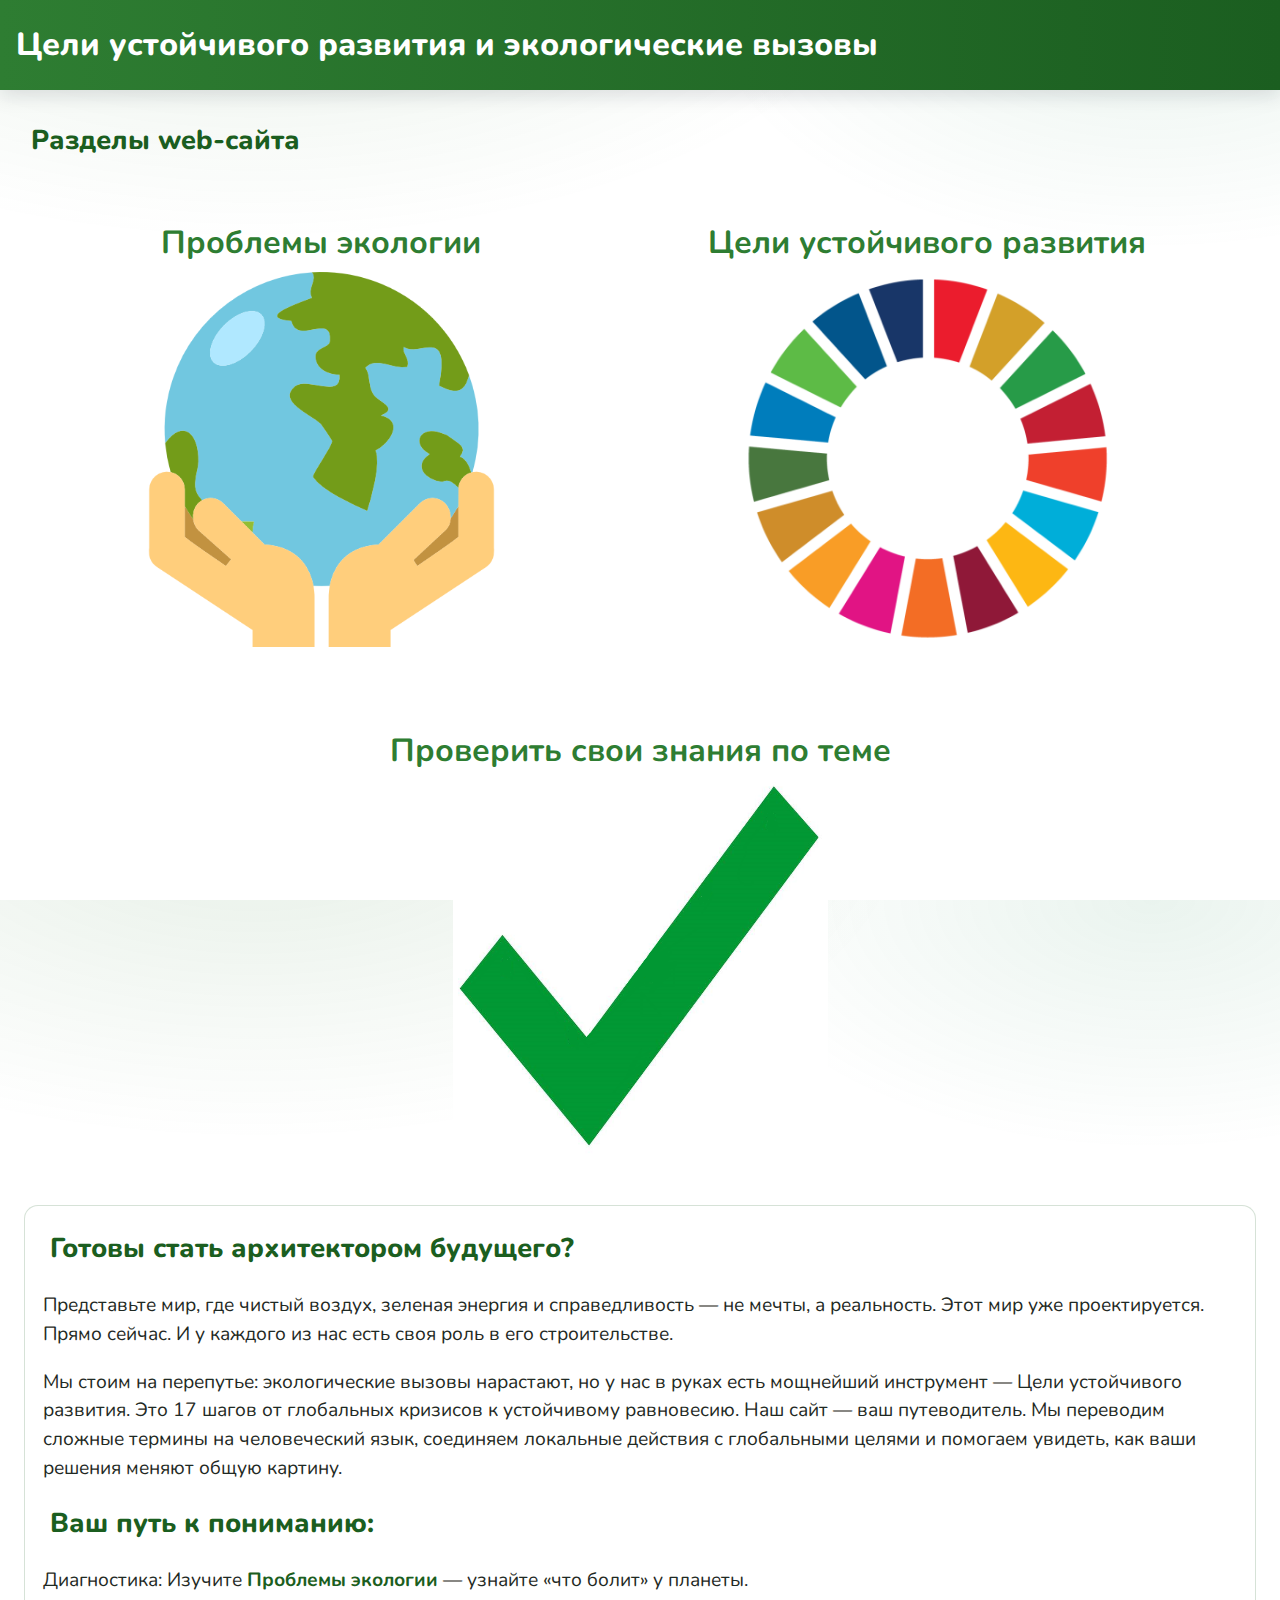
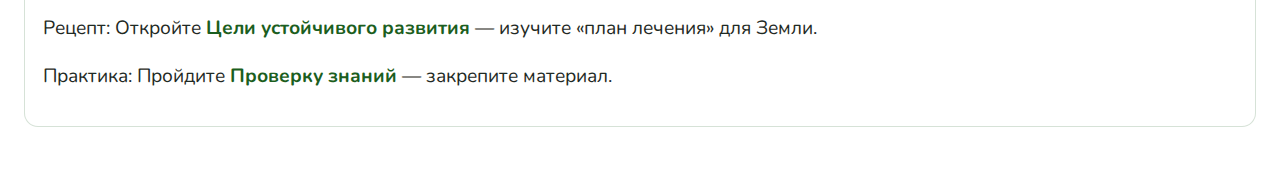
<file: index.html>
<!DOCTYPE html>
<html lang="ru">
<head>
  <meta charset="UTF-8" />
  <meta name="viewport" content="width=device-width, initial-scale=1.0" />
  <title>Цели устойчивого развития и экологические вызовы</title>
  <link rel="preconnect" href="https://fonts.googleapis.com" />
  <link rel="preconnect" href="https://fonts.gstatic.com" crossorigin />
  <link href="https://fonts.googleapis.com/css2?family=Nunito:wght@400;600;700;800&display=swap" rel="stylesheet" />
  <link rel="stylesheet" href="styles.css" />
  <script src="script.js" defer></script>
</head>
<body>
  <header class="index-header">
    <h1 class ='title'>Цели устойчивого развития и экологические вызовы</h1>   
  </header>
  <main>
    <h3>Разделы web-сайта</h3>
    <nav>
  <ul id="site-menu">
    <li><a href="issues.html">Проблемы экологии
    <img src="images/issues-logo.png" class="menu-image">
    </a>
    </li>
    <li><a href="goals.html">Цели устойчивого развития
    <img src="images/goals-logo.png" class="menu-image"></a></li>
    <li><a href="test.html">Проверить свои знания по теме
    <img src="images/checkmark.png" class="menu-image"></a></li>
  </ul>
</nav>
<section>
<h3>Готовы стать архитектором будущего?</h3>
<p>Представьте мир, где чистый воздух, 
  зеленая энергия и справедливость — не мечты, а реальность. Этот мир уже проектируется. 
  Прямо сейчас. И у каждого из нас есть своя роль в его строительстве.</p>
<p>Мы стоим на перепутье: экологические вызовы нарастают, 
  но у нас в руках есть мощнейший инструмент — Цели устойчивого развития. 
  Это 17 шагов от глобальных кризисов к устойчивому равновесию. 
  Наш сайт — ваш путеводитель. Мы переводим сложные термины на человеческий язык, 
  соединяем локальные действия с глобальными целями и помогаем увидеть, 
  как ваши решения меняют общую картину.</p>
<h3>Ваш путь к пониманию:</h3>
<div>
  <p>Диагностика: Изучите <strong>Проблемы экологии</strong> — узнайте «что болит» у планеты.</p>
  <p>Рецепт: Откройте <strong>Цели устойчивого развития</strong> — изучите «план лечения» для Земли.</p>
  <p>Практика: Пройдите <strong>Проверку знаний</strong> — закрепите материал.</p>
</ul>
</div>
</section>
  </main>
</body>
</html>
</file>
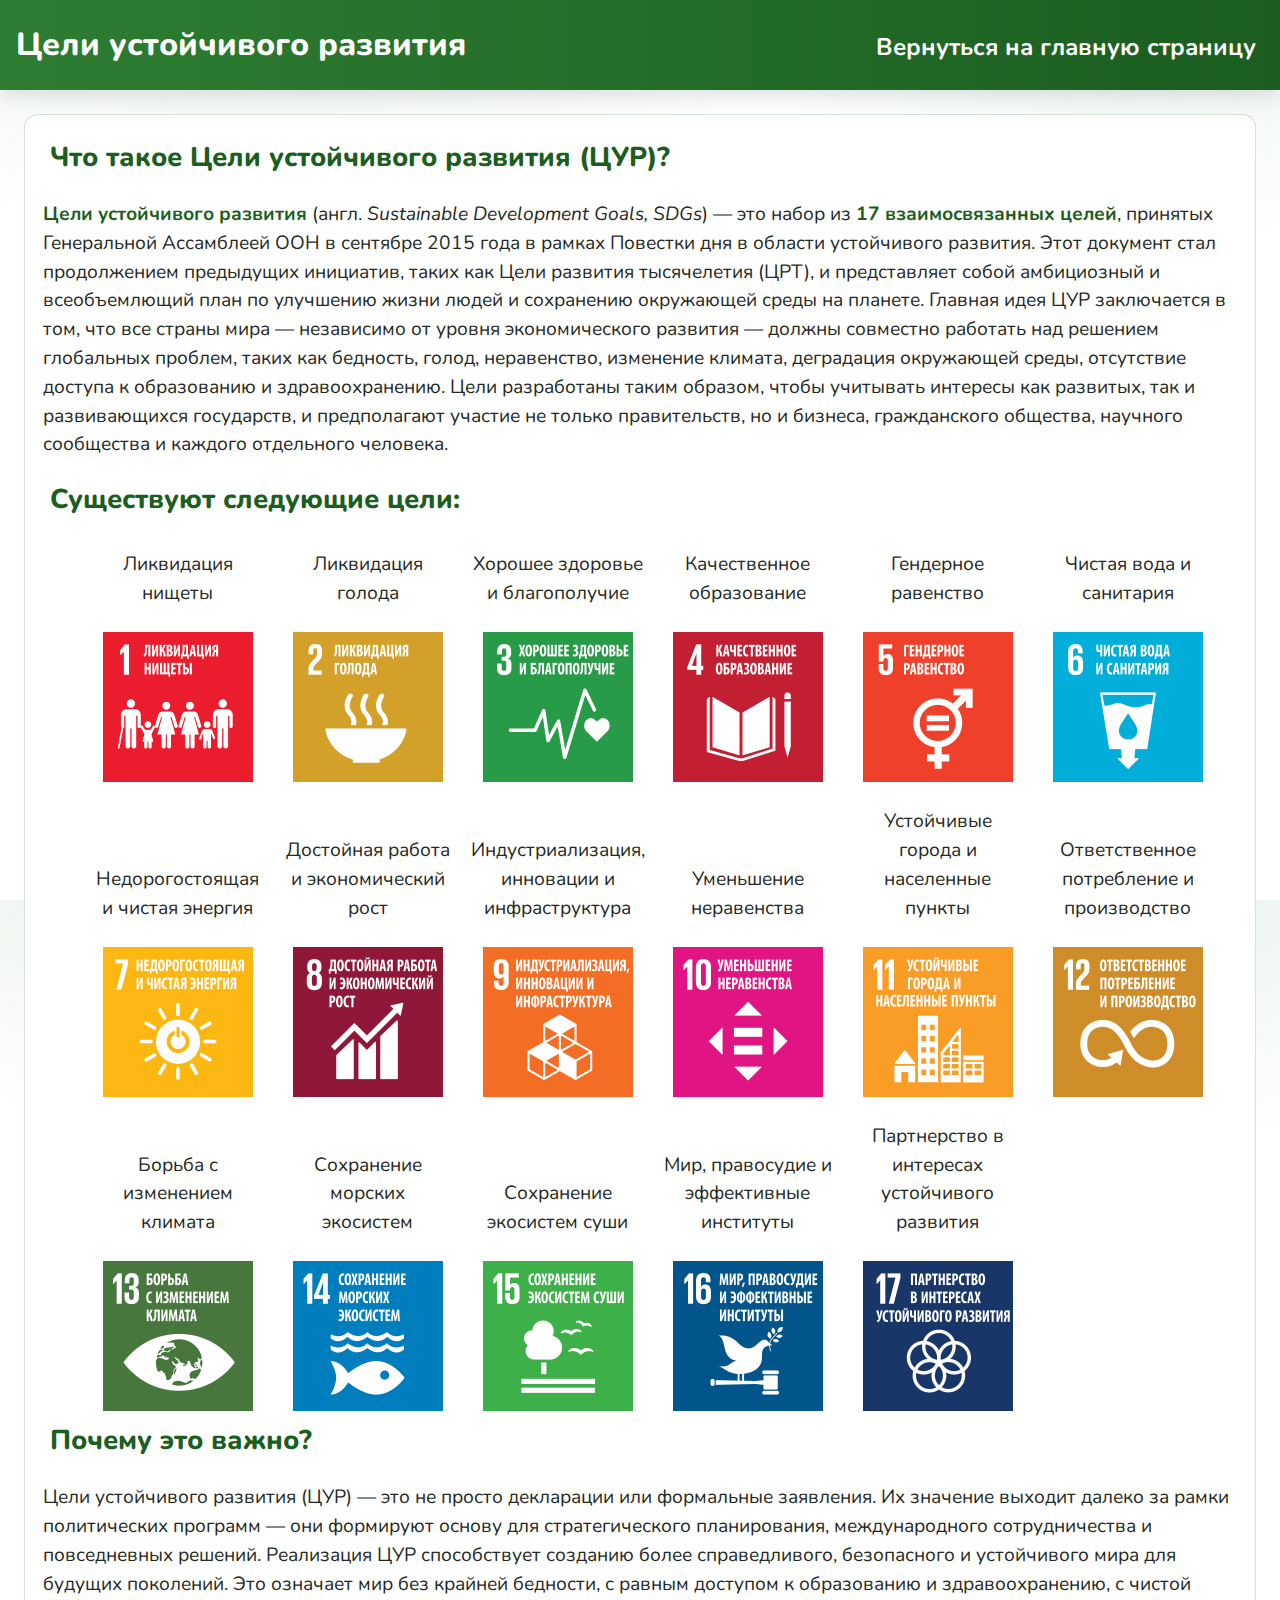
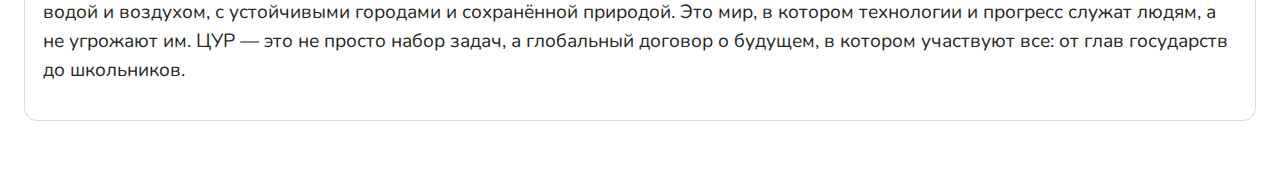
<file: goals.html>
<!DOCTYPE html>
<html lang="en">
<head>
    <meta charset="UTF-8">
    <meta name="viewport" content="width=device-width, initial-scale=1.0">
    <title>Цели устойчивого развития</title>
    <link rel="preconnect" href="https://fonts.googleapis.com" />
    <link rel="preconnect" href="https://fonts.gstatic.com" crossorigin />
    <link href="https://fonts.googleapis.com/css2?family=Nunito:wght@400;600;700;800&display=swap" rel="stylesheet" />
    <link rel="stylesheet" href="styles.css" />
    <script src="script.js" defer></script>
</head>
<body>
    
    <header>
    <h1 class ='title'>Цели устойчивого развития</h1>
    <a href="index.html" class="header-a">Вернуться на главную страницу</a>
    </header>
    <main>
    <section id='goals'>
      <h3 >Что такое Цели устойчивого развития (ЦУР)?</h3>
      <p>
          <strong>Цели устойчивого развития</strong> (англ. <em>Sustainable Development Goals, SDGs</em>)
          — это набор из <strong>17 взаимосвязанных целей</strong>, принятых Генеральной Ассамблеей ООН 
          в сентябре 2015 года в рамках Повестки дня в области устойчивого развития. Этот документ стал 
          продолжением предыдущих инициатив, таких как Цели развития тысячелетия (ЦРТ), и представляет 
          собой амбициозный и всеобъемлющий план по улучшению жизни людей и сохранению окружающей среды
          на планете.
          Главная идея ЦУР заключается в том, что все страны мира — 
          независимо от уровня экономического развития — должны 
          совместно работать над решением глобальных проблем, таких как бедность,
          голод, неравенство, изменение климата, деградация окружающей среды, 
          отсутствие доступа к образованию и здравоохранению. Цели разработаны таким образом, 
          чтобы учитывать интересы как развитых, так и развивающихся государств, и предполагают
          участие не только правительств, но и бизнеса, гражданского общества, научного сообщества
          и каждого отдельного человека.
      </p>
      <h3>Существуют следующие цели:</h3>
      <ul>       
        <li><p>Ликвидация нищеты</p><img src="images/1-end-poverty.png"></li>
        <li><p>Ликвидация голода</p><img src="images/2-end-hunger.png"></li>
        <li><p>Хорошее здоровье и благополучие</p><img src="images/3-well-being.png"></li>
        <li><p>Качественное образование</p><img src="images/4-education.png"></li>
        <li><p>Гендерное равенство</p><img src="images/5-gender-equality.png"></li>
        <li><p>Чистая вода и санитария</p><img src="images/6-water-and-sanitation.png"></li>
        <li><p>Недорогостоящая и чистая энергия</p><img src="images/7-energy.png"></li>
        <li><p>Достойная работа и экономический рост</p><img src="images/8-work.png"></li>
        <li><p>Индустриализация, инновации и инфраструктура</p> <img src="images/9-innovation.png"></li>
        <li><p>Уменьшение неравенства</p> <img src="images/10-reducting-inequality.png"></li>
        <li><p>Устойчивые города и населенные пункты</p> <img src="images/11-citites-and-communities.png"></li>
        <li><p>Ответственное потребление и производство</p> <img src="images/12-consumption-and-production-patterns.png"></li>
        <li><p>Борьба с изменением климата</p> <img src="images/13-combate-climate-change.png"></li>
        <li><p>Сохранение морских экосистем</p> <img src="images/14-oceans-and-seas.png"></li>
        <li><p>Сохранение экосистем суши</p> <img src="images/15-terrestrial-ecosystems.png"></li>
        <li><p>Мир, правосудие и эффективные институты</p><img src="images/16-peace-and-justice.png"></li>
        <li><p>Партнерство в интересах устойчивого развития</p> <img src="images/17-partnership.png"></li>
      </ul>
      <h3>Почему это важно?</h3>
        <p>
         Цели устойчивого развития (ЦУР) — это не просто декларации или формальные заявления.
         Их значение выходит далеко за рамки политических программ — они формируют основу 
         для стратегического планирования, международного сотрудничества и повседневных решений.
         Реализация ЦУР способствует созданию более справедливого, 
         безопасного и устойчивого мира для будущих поколений. Это означает мир без крайней бедности,
         с равным доступом к образованию и здравоохранению, с чистой водой и воздухом,
         с устойчивыми городами и сохранённой природой. 
         Это мир, в котором технологии и прогресс служат людям, а не угрожают им.   
         ЦУР — это не просто набор задач, 
         а глобальный договор о будущем, в котором участвуют все: от глав государств до школьников.</p>
  </section>
  </main>

</body>
</html>
</file>
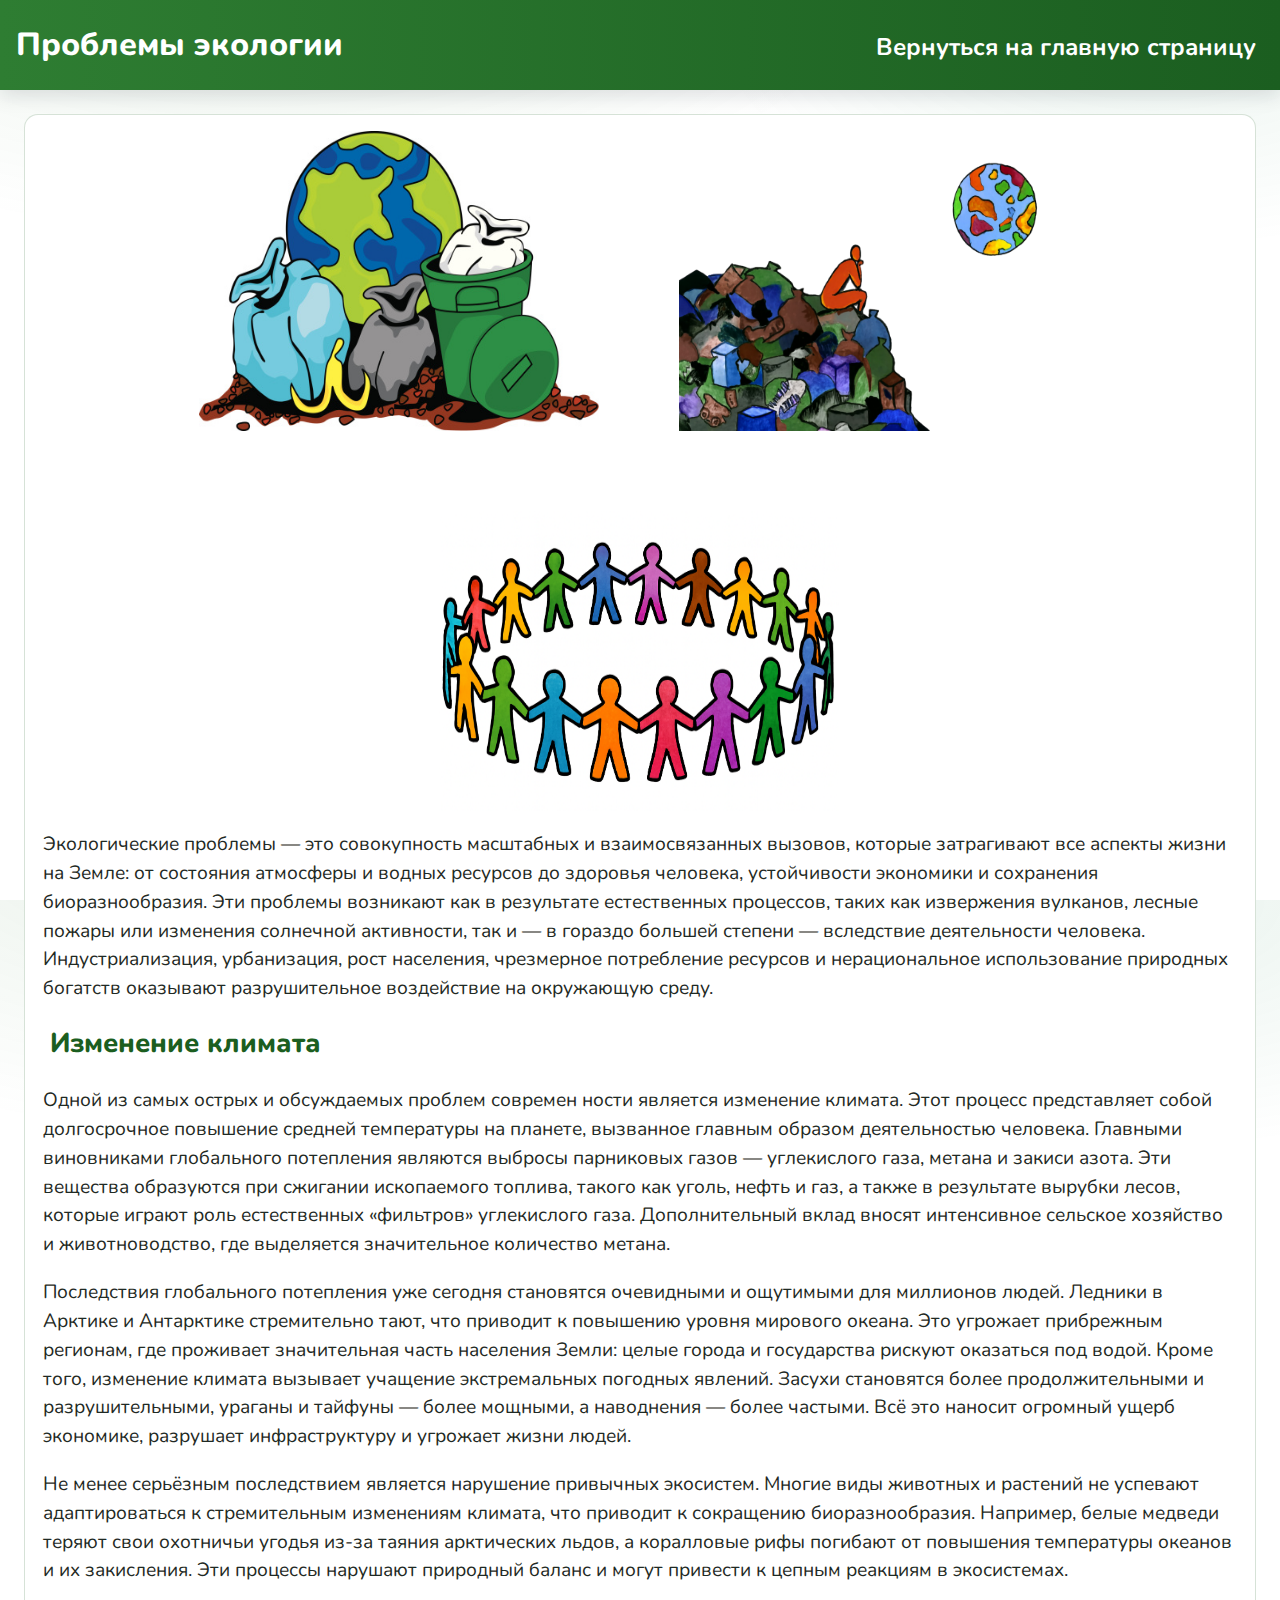
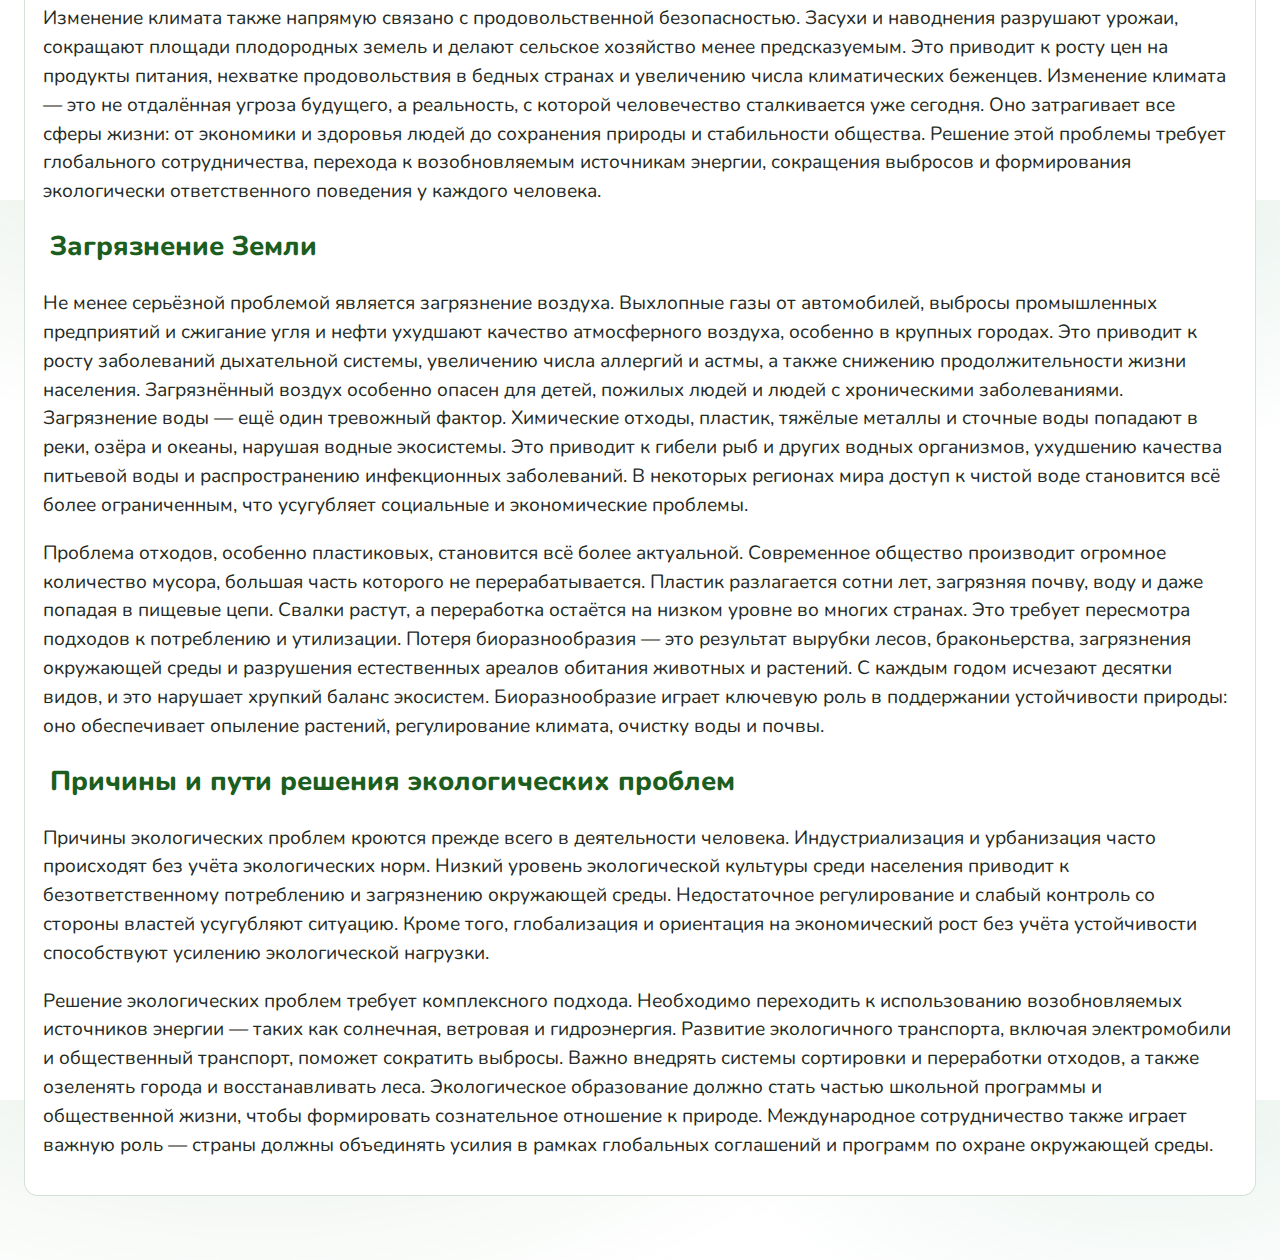
<file: issues.html>
<!DOCTYPE html>
<html lang="en">
<head>
    <meta charset="UTF-8">
    <meta name="viewport" content="width=device-width, initial-scale=1.0">
    <title>Проблемы экологии</title>
    <link rel="preconnect" href="https://fonts.googleapis.com" />
    <link rel="preconnect" href="https://fonts.gstatic.com" crossorigin />
    <link href="https://fonts.googleapis.com/css2?family=Nunito:wght@400;600;700;800&display=swap" rel="stylesheet" />
    <link rel="stylesheet" href="styles.css" />
    <script src="script.js" defer></script>
</head>
<body>
    <header>
    <h1 class ='title'>Проблемы экологии</h1>
    <a href="index.html" class="header-a">Вернуться на главную страницу</a>
    </header>
  <main>
    <section id="issues"> 
      <div class="image-container">
        <img src="images/earth.jpg" class="image">
        <img src="images/trash.png" class="image">
        <img src="images/solutions.png" class="image">
      </div>   
      <div>
    <p>Экологические проблемы — это совокупность масштабных и взаимосвязанных вызовов, 
      которые затрагивают все аспекты жизни на Земле: от состояния атмосферы и водных ресурсов
       до здоровья человека, устойчивости экономики и сохранения биоразнообразия. Эти проблемы 
       возникают как в результате естественных процессов, таких как извержения вулканов, лесные 
       пожары или изменения солнечной активности, так и — в гораздо большей степени — вследствие 
       деятельности человека. Индустриализация, урбанизация, рост населения, чрезмерное потребление 
       ресурсов и нерациональное использование природных богатств оказывают разрушительное воздействие
        на окружающую среду.</p>
  </div>
  <div>
    <h3>Изменение климата</h3>
    
    <p>Одной из самых острых и обсуждаемых проблем современ
      ности является изменение климата. Этот процесс представляет собой долгосрочное повышение 
      средней температуры на планете, вызванное главным образом деятельностью человека. 
      Главными виновниками глобального потепления являются выбросы парниковых газов — 
      углекислого газа, метана и закиси азота. Эти вещества образуются при сжигании ископаемого
      топлива, такого как уголь, нефть и газ, а также в результате вырубки лесов, которые играют 
      роль естественных «фильтров» углекислого газа. Дополнительный вклад вносят интенсивное
      сельское хозяйство и животноводство, где выделяется значительное количество метана.</p>
<p>Последствия глобального потепления уже сегодня становятся очевидными и ощутимыми для миллионов 
  людей. Ледники в Арктике и Антарктике стремительно тают, что приводит к повышению уровня мирового 
  океана. Это угрожает прибрежным регионам, где проживает значительная часть населения Земли: целые 
  города и государства рискуют оказаться под водой. Кроме того, изменение климата вызывает учащение 
  экстремальных погодных явлений. Засухи становятся более продолжительными и разрушительными, ураганы и
  тайфуны — более мощными, а наводнения — более частыми. Всё это наносит огромный ущерб экономике, 
  разрушает инфраструктуру и угрожает жизни людей.</p>
<p>Не менее серьёзным последствием является нарушение привычных экосистем. 
  Многие виды животных и растений не успевают адаптироваться к стремительным изменениям климата, 
  что приводит к сокращению биоразнообразия. Например, белые медведи теряют свои охотничьи угодья 
  из-за таяния арктических льдов, а коралловые рифы погибают от повышения температуры океанов и их 
  закисления. Эти процессы нарушают природный баланс и могут привести к цепным реакциям в экосистемах.</p>
<p>Изменение климата также напрямую связано с продовольственной безопасностью. 
  Засухи и наводнения разрушают урожаи, сокращают площади плодородных земель и делают
  сельское хозяйство менее предсказуемым. Это приводит к росту цен на продукты питания,
  нехватке продовольствия в бедных странах и увеличению числа климатических беженцев.
  Изменение климата — это не отдалённая угроза будущего, а реальность, 
  с которой человечество сталкивается уже сегодня. Оно затрагивает все сферы 
  жизни: от экономики и здоровья людей до сохранения природы и стабильности общества.
  Решение этой проблемы требует глобального сотрудничества, перехода к возобновляемым 
  источникам энергии, сокращения выбросов и формирования экологически ответственного поведения 
  у каждого человека.</p>
  </div>
  <div>
    <h3>Загрязнение Земли</h3>
    
    <p>Не менее серьёзной проблемой является загрязнение воздуха. 
      Выхлопные газы от автомобилей, выбросы промышленных предприятий и 
      сжигание угля и нефти ухудшают качество атмосферного воздуха, особенно в крупных городах. 
      Это приводит к росту заболеваний дыхательной системы, увеличению числа аллергий и астмы, 
      а также снижению продолжительности жизни населения. Загрязнённый воздух особенно опасен для 
      детей, пожилых людей и людей с хроническими заболеваниями.
      Загрязнение воды — ещё один тревожный фактор. Химические отходы, 
      пластик, тяжёлые металлы и сточные воды попадают в реки, озёра и океаны, 
      нарушая водные экосистемы. Это приводит к гибели рыб и других водных организмов,
       ухудшению качества питьевой воды и распространению инфекционных заболеваний. 
       В некоторых регионах мира доступ к чистой воде становится всё более ограниченным,
        что усугубляет социальные и экономические проблемы.</p>
    <p>Проблема отходов, особенно пластиковых, становится всё более актуальной. 
      Современное общество производит огромное количество мусора, 
      большая часть которого не перерабатывается. Пластик разлагается сотни лет, 
      загрязняя почву, воду и даже попадая в пищевые цепи. Свалки растут, 
      а переработка остаётся на низком уровне во многих странах. 
      Это требует пересмотра подходов к потреблению и утилизации.
      Потеря биоразнообразия — это результат вырубки лесов, браконьерства, 
      загрязнения окружающей среды и разрушения естественных ареалов обитания животных и растений. 
      С каждым годом исчезают десятки видов, и это нарушает хрупкий баланс экосистем. 
      Биоразнообразие играет ключевую роль в поддержании устойчивости природы: 
      оно обеспечивает опыление растений, регулирование климата, очистку воды и почвы.</p>
  </div>
  <div>
    <h3>Причины и пути решения экологических проблем</h3>
    
    <p>Причины экологических проблем кроются прежде всего в деятельности человека. 
      Индустриализация и урбанизация часто происходят без учёта экологических норм. 
      Низкий уровень экологической культуры среди населения приводит 
      к безответственному потреблению и загрязнению окружающей среды. 
      Недостаточное регулирование и слабый контроль со стороны властей 
      усугубляют ситуацию. Кроме того, глобализация и ориентация на 
      экономический рост без учёта устойчивости способствуют усилению экологической нагрузки.</p>
    <p>Решение экологических проблем требует комплексного подхода. 
      Необходимо переходить к использованию возобновляемых источников 
      энергии — таких как солнечная, ветровая и гидроэнергия. Развитие 
      экологичного транспорта, включая электромобили и общественный 
      транспорт, поможет сократить выбросы. Важно внедрять системы сортировки
      и переработки отходов, а также озеленять города и восстанавливать леса.
      Экологическое образование должно стать частью школьной программы и общественной жизни,
      чтобы формировать сознательное отношение к природе. Международное сотрудничество также
      играет важную роль — страны должны объединять усилия в рамках глобальных соглашений и 
      программ по охране окружающей среды.</p>
  </div>
  </section>
  </main>
</body>
</html>
</file>
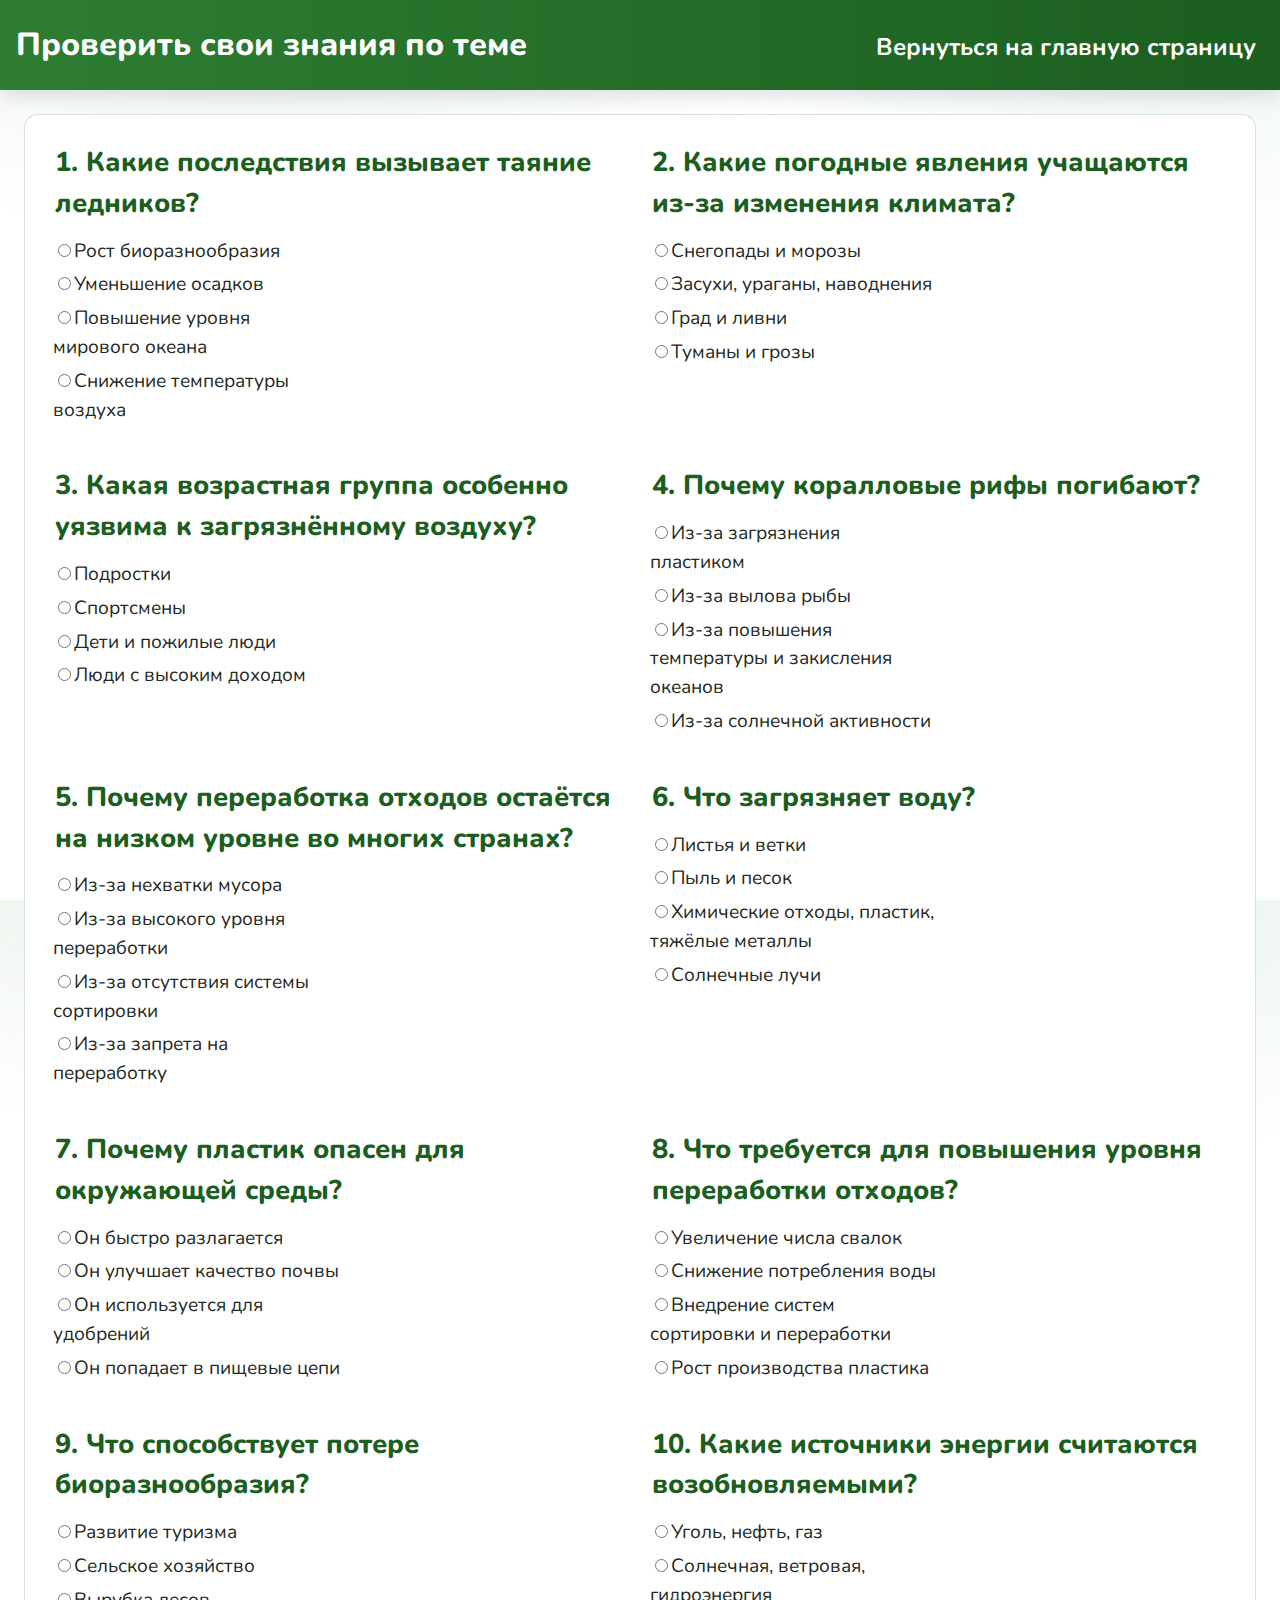
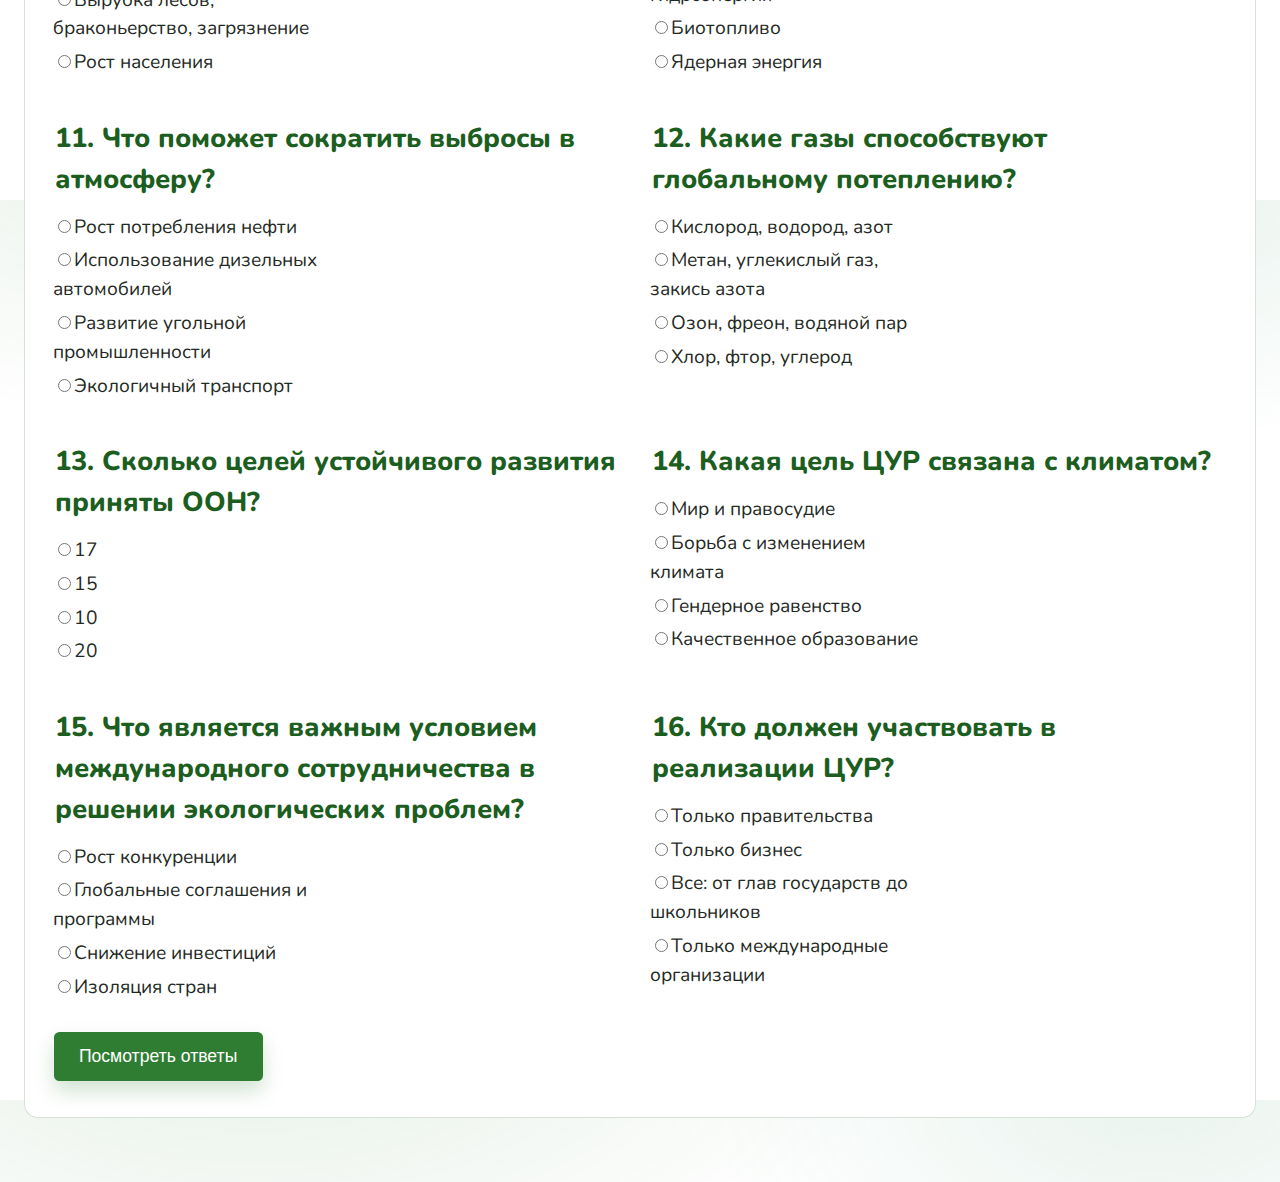
<file: test.html>
<!DOCTYPE html>
<html lang="en">
<head>
    <meta charset="UTF-8">
    <meta name="viewport" content="width=device-width, initial-scale=1.0">
    <title>Проверить свои знания по теме</title>
    <link rel="preconnect" href="https://fonts.googleapis.com" />
    <link rel="preconnect" href="https://fonts.gstatic.com" crossorigin />
    <link href="https://fonts.googleapis.com/css2?family=Nunito:wght@400;600;700;800&display=swap" rel="stylesheet" />
    <link rel="stylesheet" href="styles.css" />
    <script src="script.js" defer></script>
</head>
<body>
    <header>
    <h1 class ='title'>Проверить свои знания по теме</h1>
    <a href="index.html" class="header-a">Вернуться на главную страницу</a>
    </header>
    <main>
    <section>
    <div id="test">
    <div class="quiz-container"></div>
    <button class="submit-btn">Посмотреть ответы</button>
    <div class="results"></div> 
    <div class="results-footer"></div> 
  </div>
  </section>
  </main>
</body>
</html>
</file>
<file: styles.css>
html {
  box-sizing: border-box;
}

:root{
  --bg: white;
  --surface: #ffffff;
  --surface-2: #eef6f0;
  --text: #1f2a24;
  --muted: #4b5a51;
  --primary: #2e7d32;
  --primary-2: #1b5e20;
  --accent: #2f8f5b;
  --border: rgba(27, 94, 32, 0.18);
  --shadow: 0 10px 30px rgba(17, 24, 39, 0.08);
}

body { 
  font-family: "Nunito", system-ui, -apple-system, "Segoe UI", Roboto, Arial, sans-serif;
  margin: 0;
  color: var(--text);
  background: radial-gradient(1200px 600px at 20% -10%, rgba(46, 125, 50, 0.12), transparent 55%),
              radial-gradient(900px 500px at 90% 0%, rgba(47, 143, 91, 0.10), transparent 50%),
              var(--bg);
  display: flex;
  flex-direction: column;
  min-height: 100vh;
  overflow-x: hidden;
  overflow-y: auto;
  font-size: 1.2rem;
  line-height: 1.5;
}
html, body {
  height: 100%;
  margin: 0;
  padding: 0;
  color: var(--text);
  -webkit-font-smoothing: antialiased;
  -moz-osx-font-smoothing: grayscale;
  -webkit-text-size-adjust: 100%;
}
header {
  display: flex;
  justify-content: space-between;
  align-items: baseline;
  font-size: 1.5rem;
  background: linear-gradient(270deg, var(--primary-2), var(--primary));
  color: white;
  padding: 1rem;
  flex-shrink: 0;
  text-align: center;
  box-shadow: 0 6px 18px rgba(17, 24, 39, 0.12);
}
.index-header{
  justify-content: left;
}
main {
  flex: 1 0 auto;
  width: 100%;
  padding: 1.25rem;
  box-sizing: border-box;
  overflow: visible;
}
nav {  
  padding: 0.625rem;
  text-align: center;
}
nav ul {
  display: flex;
  color: white;
  gap: 5rem;
  justify-content: center;
  align-items: center;
  list-style: none;
}

nav li {
  font-size: 1.5rem;
  display: flex;
  margin: 0;
}

nav a, .header-a{
  text-decoration: none;
  color: var(--primary);
  font-weight: bold;
  transition: color 0.3s;

}
.header-a{
  color: white;
  padding: 0.5rem;
  border-radius: 100rem;
}
h1, h3{
  margin: 0;
  padding: 0.3125rem 0;
  color: var(--primary-2);
  font-weight: 800;
}
h3{
  font-size: 1.7rem;
  padding: 0.125rem ;
  margin: 0.3125rem ;
}
.title{
  color: white;
  font-size: 2rem;
  text-align: center;
}
#issues{
  padding-right: 1.25rem;

}
.menu-image{
  width: 23.4375rem;
  height: 23.4375rem;
  transition: transform 0.5s ease;
}
.image{
  width: 25rem;
  height: 18.75rem;
}
main {
  padding: 1.25em;
}
ul{
  margin: 0;
  display: flex;
  
}
strong{
  color: var(--primary-2);
}
#goals ul{
  flex-wrap: wrap;
  align-items: last baseline;
  justify-content: left;
}
li{
  display: flex;
  flex-direction: column;
  align-items: center;
  list-style: none;
  text-align: center; 
  width: 10.625rem;
  padding: 0.1875rem 0.625rem;

}

#site-menu{
  justify-content: space-around;
  align-items: last baseline;
  margin: 2.5rem ;
  flex-wrap: wrap;
  padding: 0;
}
#site-menu li{
  width: fit-content;
  padding: 0;
}
#site-menu li a{
  font-size: 2rem;
  display: flex;
  flex-direction: column;
  align-items: center;
}
#goals li p{
  display: inline;
}
.image-container{
  display: flex;
  align-items: center;
  justify-content: center;
  gap: 5rem;
  flex-wrap: wrap;
}
li img{
  margin-top: 0.3125rem;
  width: 9.375rem;
  height: 9.375rem;
  transition: transform 0.5s ease;
  transform: scaleX(1); 
}
section {
  margin-bottom: 2.5rem;
  flex-shrink: 0;
}
main section{
  background: white;
  border: 1px solid var(--border);
  border-radius: 14px;
  padding: 1rem 1.1rem;
}
.quiz-container {
  display: flex;
  flex-direction: row;
  flex-wrap: wrap;
}
.quiz-container div{
  box-sizing: border-box;
  width: 50%;
}
.question {
  margin-bottom: 0.9375rem;
  padding: 0.625rem;
  border-radius: 5px;
  width: fit-content;
}

.question h3 {
  margin: 0 0 0.625rem;
}

.options label {
  display: block;
  margin-bottom: 0.3125rem;
}

.submit-btn {
  font-size: 1.1rem;
  background-color: var(--primary);
  color: white;
  border-radius: 0.3125em;
  border: none;
  padding: 0.8125em 1.4375em;
  margin-left: 0.625em;
  cursor: pointer;
  box-shadow: 0 10px 20px rgba(46, 125, 50, 0.22);
}

.results {
  display: flex;
  flex-direction: row;
  flex-wrap: wrap;
  margin-top: 1.25rem;
  justify-content: baseline;
}
.results div{
  padding: 0.3125rem 0;
  box-sizing: border-box;
  width: 50%;
}
.results-footer p{
font-size: 1.5rem;
margin: 0.75rem 0 1.5rem 0;
}
.header-a:hover {
  color: rgba(255, 255, 255, 0.9);
  background: rgba(255,255,255,0.12);
  color: #fff;
}
#site-menu li a:hover{
  color: var(--primary-2);
}
#site-menu li a:hover .menu-image{
  transform: scaleX(-1); 
}
li img:hover{
  transform: scaleX(-1);
}
.submit-btn:hover {
  background-color: var(--accent);
}
img {
  max-width: 100%;
  height: auto;
}
@media (max-width: 768px) {
  .quiz-container {
    flex-direction: column;
  }
  .quiz-container div {
    width: 100%;
  }
  .results {
    flex-direction: column;
  }
  .results div {
    width: 100%;
  }
  body {
    font-size: 1rem;
    background: white;
  }

  #site-menu{
  flex-direction: column;
  justify-content: center;
  align-items: center
  }

  header {
    flex-direction: column;
    align-items: center;
    padding: 0.75rem;
    gap: 0.5rem;
  }

  .index-header {
    justify-content: center;
  }

  .title {
    font-size: 1.4rem;
    text-align: center;
  }

  .header-a {
    font-size: 0.9rem;
    padding: 0.4rem 0.8rem;
    white-space: nowrap;
  }
  .menu-image {
    width: 15rem;
    height: 15rem;
  }
   .submit-btn {
    font-size: 1rem;
    padding: 0.7em 1.2em;
    margin-left: 0;
    width: 100%;
    margin-top: 0.5rem;
  }
}
@media (max-width: 480px) {
  body {
    font-size: 0.9rem;
  }

  .title {
    font-size: 1.2rem;
  }


  .header-a {
    font-size: 0.85rem;
    padding: 0.35rem 0.7rem;
  }

  .menu-image {
    width: 12rem;
    height: 12rem;
  }


}
</file>
